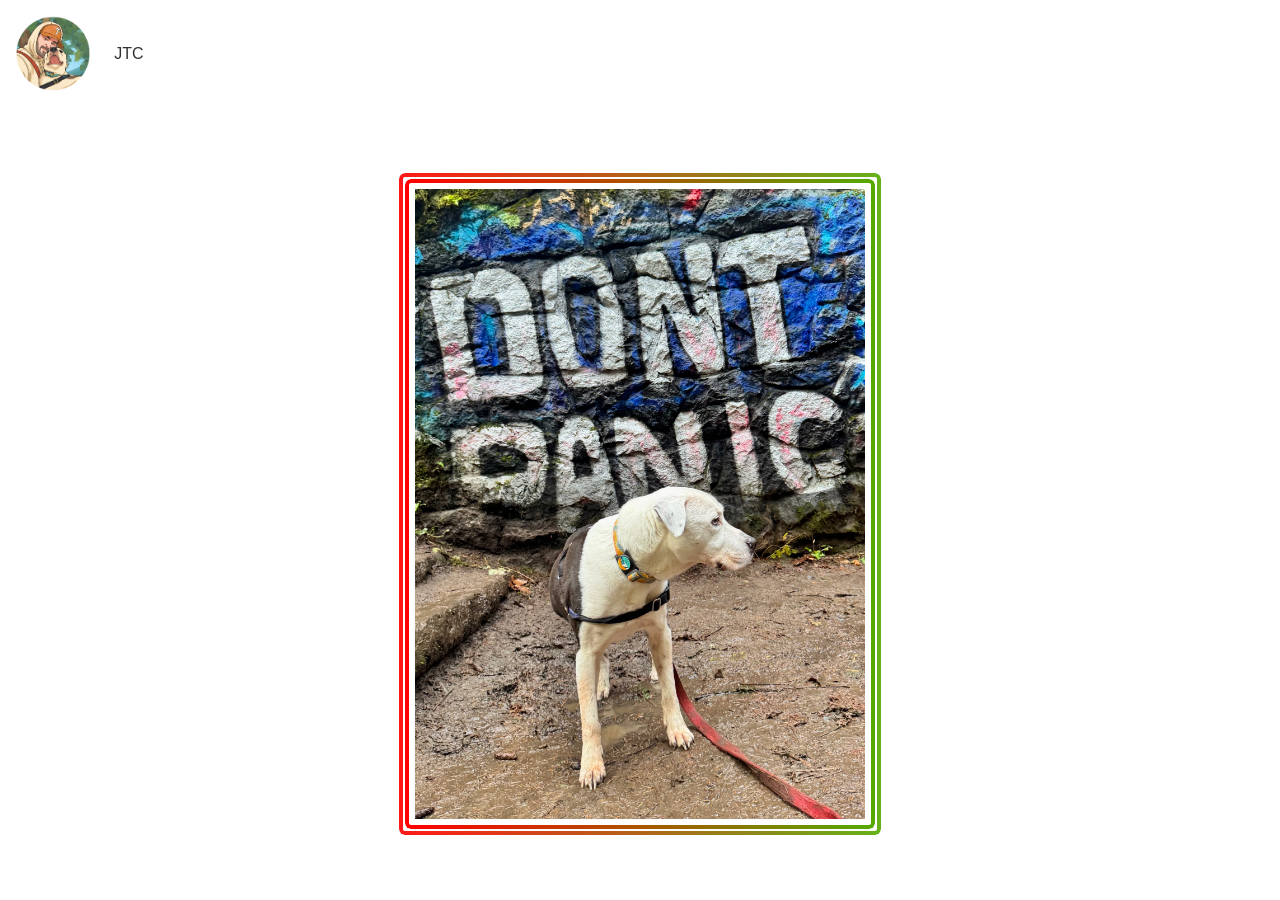
<file: index.html>
<!DOCTYPE html>
<html lang="en">
<head>
  <meta charset="UTF-8" />
  <meta name="viewport" content="width=device-width, initial-scale=1.0" />
  <title>Landing Page</title>
  <link rel="stylesheet" href="css/styles.css">
  <!-- <link rel="stylesheet" href="css/header-styles.css"> -->

</head>
<body>
  <script src="/js/simple-header.js"></script>
  <script>
    createHeader(
        'assets/images/louie-and-me-cartoon-logo-copy.png',
        'index.html',
        [{ text: 'JTC', href: 'pages/projects/JTC-Connections.html' }]
    );
</script>
  <main>
    <div class="image-container">
      <img src="assets/images/Louie-dont-panic.png" alt="louie-dont-panic">
    </div>
  </main>

</body>
</html>
</file>
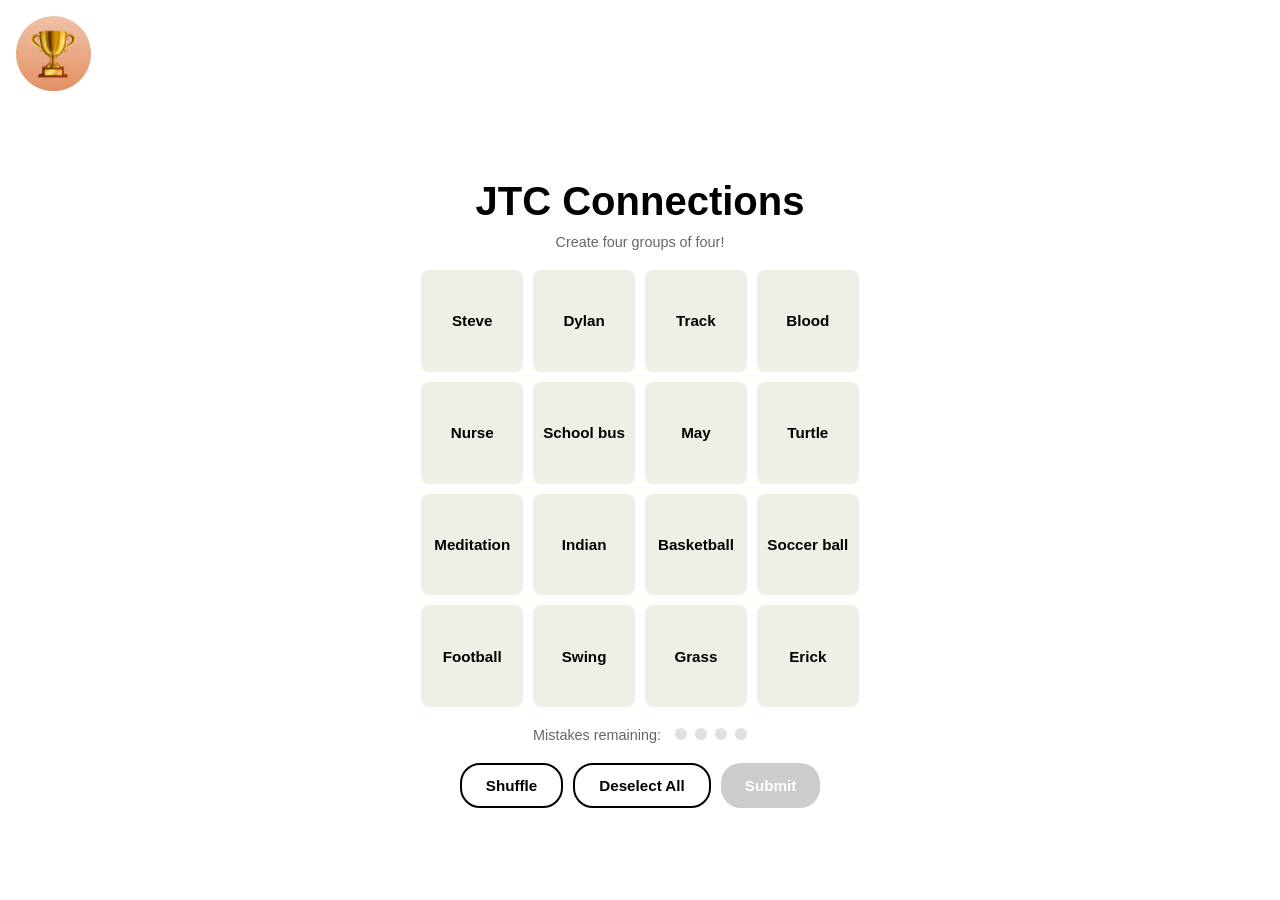
<file: pages/projects/JTC-Connections.html>
<!DOCTYPE html>
<html lang="en">
<head>
    <meta charset="UTF-8">
    <meta name="viewport" content="width=device-width, initial-scale=1.0">
    <title>JTC Connections</title>
    <!-- <link rel="icon" type="image/png" href="images/trophy-logo.jpg"> -->
    <!-- <link rel="stylesheet" href="/css/header-styles.css"> -->

    <link rel="stylesheet" href="/css/styles.css">
    <link rel="stylesheet" href="/css/styles-connections.css">

</head>
<body>
    <script src="/js/simple-header.js"></script>
    <script>createHeader(
        '/assets/images/trophy-logo.jpg',
        '/index.html',
        [{ text: '', href: 'pages/projects/JTC-Connections.html' }]
    );
</script>

    <!-- <nav class="top-nav">
        <a href="../../index.html" aria-label="Home">
            <img src="/assets/images/trophy-logo.jpg" alt="Home"  class="nav-icon">
        </a>
    </nav> -->
   
    <main>
    <div class="game-container">
        <div class="header">
            <!-- <img src="images/IMG_5024.jpg" width="500" height="500" alt="Trophy" class="trophy-icon"> -->
            <h1>JTC Connections</h1>
            <div class="subtitle">Create four groups of four!</div>
        </div>

        <div class="solved-categories" id="solvedCategories"></div>

        <div class="message" id="message"></div>

        <div class="grid" id="grid"></div>

        <div class="mistakes">
            Mistakes remaining:
            <span class="mistake-dots">
                <span class="mistake-dot" id="dot1"></span>
                <span class="mistake-dot" id="dot2"></span>
                <span class="mistake-dot" id="dot3"></span>
                <span class="mistake-dot" id="dot4"></span>
            </span>
        </div>

        <div class="controls">
            <button class="shuffle-btn" onclick="shuffleWords()">Shuffle</button>
            <button class="deselect-btn" onclick="deselectAll()">Deselect All</button>
            <button class="submit-btn" id="submitBtn" onclick="submitGuess()" disabled>Submit</button>
        </div>

        <div class="end-screen" id="endScreen">
            <h2 id="endTitle"></h2>
            <div id="endMessage"></div>
            <div class="emoji-summary" id="emojiSummary"></div>
            <!-- <button class="share-btn" onclick="shareResults()">Share Results</button> -->
            <button class="play-again-btn" onclick="resetGame()">Play Again</button>
        </div>
    </div>
</main>
    <script>
        //  createHeader(
        //      '/assets/images/trophy-logo.jpg',  // Different logo for games
        //      '/index.html',                      // Link back to home
        //      []                                       // No nav links on game page
        //  );
     </script>
    <script src="/js/script-connections.js"></script>

</body>
</html>
</file>
<file: css/styles.css>
* {
  box-sizing: border-box;
  margin: 0;
  padding: 0;
  font-family: Arial, Helvetica, sans-serif;
}

body {
  min-height: 100vh;
  display: flex;
  flex-direction: column;
}

/* NAVBAR */
header {
width: 100%;  
display: flex;
align-items: center;
padding: 16px 16px;
gap: 16px; /* controls space between logo and Projects */
}

.logo {
  display: flex;
  align-items: center;
  text-decoration: none;
  color: black;
  font-weight: bold;
  font-size: 1.2rem;
}

.logo img {
  height: 100px;
  margin-right: 8px;
}

nav a {
  text-decoration: none;
  color: black;
  font-size: 1rem;
}

nav a:hover {
  text-decoration: underline;
}

/* MAIN CONTENT */
main {
  flex: 1;
  display: flex;
  align-items: center;
  justify-content: center;
}

/* .image-container {
  border: 4px solid black;
  padding: 4px;
}

.image-container img {
  max-width: 80vw;
  max-height: 70vh;
  display: flex-start;
} */


.image-container {
  position: relative;
  display: inline-block;
  padding: 10px; /* space for borders */
}

/* image */
.image-container img {
  max-width: 80vw;
  max-height: 70vh;
  display: block;
  position: relative;
  z-index: 2;
}

/* first (inner) animated border */
.image-container::before,
.image-container::after {
  content: "";
  position: absolute;
  inset: 0;
  border-radius: 6px;
  padding: 4px;
  background: linear-gradient(
    90deg,
    red,
    /* yellow, */
    lime,
    /* cyan, */
    /* blue,
    magenta, */
    red
  );
  background-size: 300% 300%;
  animation: borderFlow 6s linear infinite;
  pointer-events: none;
}

/* inner border */
.image-container::before {
  z-index: 1;
}

/* outer border */
.image-container::after {
  inset: -6px;                /* pushes it outward */
  animation-duration: 10s;    /* different speed */
  opacity: 0.9;
}

/* creates hollow center so border shows */
.image-container::before,
.image-container::after {
  -webkit-mask:
    linear-gradient(#000 0 0) content-box,
    linear-gradient(#000 0 0);
  -webkit-mask-composite: xor;
          mask-composite: exclude;
}

/* animation */
@keyframes borderFlow {
  0%   { background-position: 0% 50%; }
  100% { background-position: 300% 50%; }
}
</file>
<file: css/header-styles.css>
/* .top-nav {
    position: fixed;
    top: 16px;
    left: 24px;
    z-index: 1000;
    } */
    
    /* .top-nav a {
    text-decoration: none;
    color: #000;
    font-weight: 600;
    font-size: 0.95rem;
    } */
    
    /* .top-nav a:hover {
    text-decoration: underline;
    } */
</file>
<file: css/styles-connections.css>
* {
    margin: 0;
    padding: 0;
    box-sizing: border-box;
}
/* .top-nav {
position: fixed;
top: 16px;
left: 24px;
z-index: 1000;
}

.top-nav a {
text-decoration: none;
color: #000;
font-weight: 600;
font-size: 0.95rem;
}

.top-nav a:hover {
text-decoration: underline;
} */

body {
    font-family: -apple-system, BlinkMacSystemFont, 'Segoe UI', Arial, sans-serif;
    background-color: #ffffff;
    display: flex;
    justify-content: center;
    align-items: center;
    min-height: 100vh;
    padding: 0px;
}

.game-container {
    max-width: 600px;
    width: 100%;
}

.header {
    text-align: center;
    margin-bottom: 10px;
}

.trophy-icon {
    width: 80px;
    height: 80px;
    margin: 0 auto 15px;
    display: block;
}

h1 {
    font-size: 2.5rem;
    font-weight: 700;
    margin-bottom: 10px;
}

.subtitle {
    color: #666;
    font-size: 0.9rem;
}

.solved-categories {
    margin-bottom: 20px;
}

.category-result {
    background-color: #f0f0f0;
    padding: 20px;
    margin-bottom: 10px;
    border-radius: 8px;
    text-align: center;
}

.category-result.yellow { background-color: #f9df6d; }
.category-result.green { background-color: #a0c35a; }
.category-result.blue { background-color: #b0c4ef; }
.category-result.purple { background-color: #ba81c5; }

.category-title {
    font-weight: 700;
    font-size: 1rem;
    margin-bottom: 8px;
    text-transform: uppercase;
}

.category-words {
    font-size: 0.95rem;
}

.grid {
    display: grid;
    grid-template-columns: repeat(4, 1fr);
    gap: 10px;
    margin-bottom: 20px;
}

.word-tile {
    background-color: #efefe6;
    aspect-ratio: 1;
    display: flex;
    align-items: center;
    justify-content: center;
    border-radius: 8px;
    text-align: center;
    cursor: pointer;
    font-weight: 600;
    font-size: 0.95rem;
    transition: all 0.2s;
    user-select: none;
    padding: 10px;
}

.word-tile:hover {
    background-color: #e0e0d8;
}

.word-tile.selected {
    background-color: #5a594e;
    color: white;
}

@keyframes shake {
    0%, 100% { transform: translateX(0); }
    25% { transform: translateX(-8px); }
    75% { transform: translateX(8px); }
}

.word-tile.shake {
    animation: shake 0.3s ease-in-out;
}

@keyframes bounce {
    0%, 100% { transform: translateY(0); }
    50% { transform: translateY(-10px); }
}

.word-tile.bounce {
    animation: bounce 0.5s ease-in-out;
}

.controls {
    display: flex;
    justify-content: center;
    gap: 10px;
    margin-bottom: 20px;
}

button {
    padding: 12px 24px;
    border: none;
    border-radius: 20px;
    font-weight: 600;
    cursor: pointer;
    font-size: 0.95rem;
    transition: all 0.2s;
}

.shuffle-btn {
    background-color: #fff;
    border: 2px solid #000;
}

.shuffle-btn:hover {
    background-color: #f0f0f0;
}

.deselect-btn {
    background-color: #fff;
    border: 2px solid #000;
}

.deselect-btn:hover {
    background-color: #f0f0f0;
}

.submit-btn {
    background-color: #000;
    color: white;
}

.submit-btn:hover {
    background-color: #333;
}

.submit-btn:disabled {
    background-color: #ccc;
    cursor: not-allowed;
}

.mistakes {
    text-align: center;
    margin-bottom: 20px;
    font-size: 0.9rem;
    color: #666;
}

.mistake-dots {
    display: inline-flex;
    gap: 8px;
    margin-left: 10px;
}

.mistake-dot {
    width: 12px;
    height: 12px;
    border-radius: 50%;
    background-color: #e0e0e0;
}

.mistake-dot.used {
    background-color: #5a594e;
}

.message {
    text-align: center;
    margin-bottom: 20px;
    padding: 15px;
    border-radius: 8px;
    font-weight: 600;
    display: none;
}

.message.show {
    display: block;
}

.message.error {
    background-color: #f8d7da;
    color: #721c24;
}

.message.one-away {
    background-color: #fff3cd;
    color: #856404;
}

.message.success {
    background-color: #d4edda;
    color: #155724;
}

.end-screen {
    text-align: center;
    padding: 40px 20px;
    display: none;
}

.end-screen.show {
    display: block;
}

.end-screen h2 {
    font-size: 2rem;
    margin-bottom: 20px;
}

.emoji-summary {
    font-size: 2rem;
    line-height: 1.2;
    margin: 20px 0;
    letter-spacing: 2px;
}

.share-btn {
    background-color: #538d4e;
    color: white;
    padding: 12px 24px;
    margin: 10px;
    border-radius: 20px;
    border: none;
    font-weight: 600;
    cursor: pointer;
    font-size: 0.95rem;
}

.share-btn:hover {
    background-color: #6aaa64;
}

.play-again-btn {
    background-color: #000;
    color: white;
    padding: 15px 30px;
    margin-top: 20px;
}

.play-again-btn:hover {
    background-color: #333;
}
</file>
